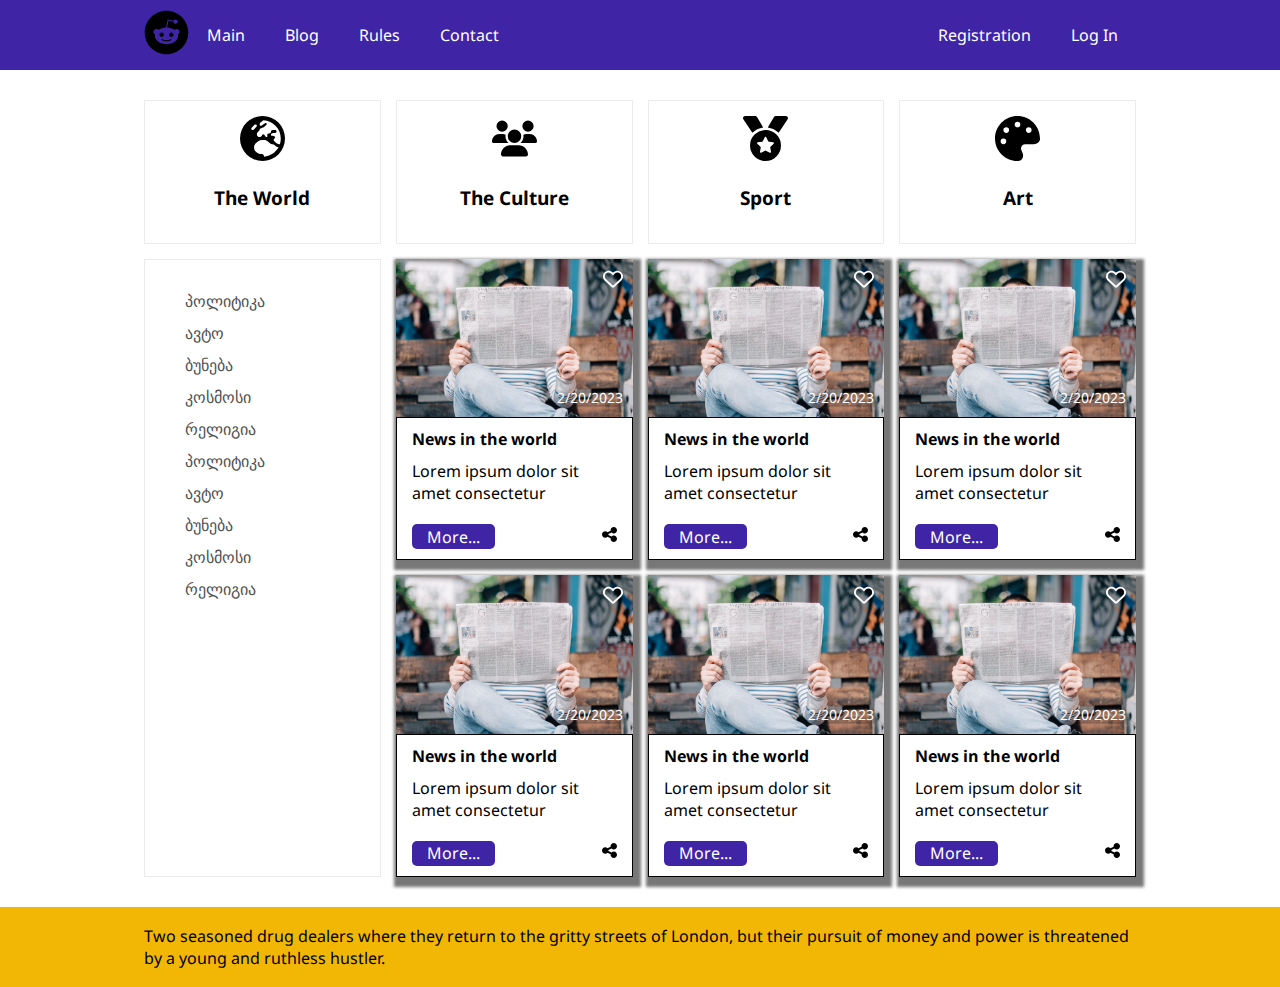
<file: index.html>
<!DOCTYPE html>
<html lang="en">
<head>
    <meta charset="UTF-8">
    <meta http-equiv="X-UA-Compatible" content="IE=edge">
    <meta name="viewport" content="width=device-width, initial-scale=1.0">
    <title>Authorize</title>
    <link rel="stylesheet" href="./styles/card.css">
    <link rel="stylesheet" href="./styles/style.css">
    <link rel="stylesheet" href="./styles/responsive.css">

</head>
<body>
    <header class="d-flex">
        <div class="container d-flex"> 
            <a href="#">
                <img class="logo" src="./assets/img/reddit.svg" alt="Logo of Site">
            </a>
            <nav class="active">
                <div>
                    <a  href="#">Main</a>
                    <a  href="#">Blog</a>
                    <a  href="#">Rules</a>
                    <a  href="#">Contact</a>
                </div>
                <div>
                    <a href="./registration.html">Registration</a>
                    <a href="./auth.html">Log In</a>
                </div>
            </nav>
            <div class="mobile-menu">
                <span>Menu</span>
                <img src="./assets/icons/bars-solid.svg" width="15px" alt="">
            </div>
        </div>
    </header>

    <div class="container body-container blog-main-container">
        <a href="#" class="main-category-item">
            <img src="./assets/img/earth-europe-solid.svg" alt="image description">
            <h3>The World</h3>
        </a>
        <a href="#" class="main-category-item">
            <img src="./assets/img/users-solid.svg" alt="image description">
            <h3>The Culture</h3>
        </a>
        <a href="#" class="main-category-item">
            <img src="./assets/img/medal-solid.svg" alt="image description">
            <h3>Sport</h3>
        </a>
        <a href="#" class="main-category-item">
            <img src="assets/img/palette-solid.svg" alt="image description">
            <h3>Art</h3>
        </a>
        
        <ul class="category-navigation-list">
                <li>
                    <a class="d-block" href="#"> პოლიტიკა</a>
                </li>
                <li>
                    <a class="d-block" href="#"> ავტო</a>
                </li>
                <li>
                    <a class="d-block" href="#"> ბუნება</a>
                </li>
                <li>
                    <a class="d-block" href="#"> კოსმოსი</a>
                </li>
                <li>
                    <a class="d-block" href="#"> რელიგია</a>
                </li>
                <li>
                    <a class="d-block" href="#"> პოლიტიკა</a>
                </li>
                <li>
                    <a class="d-block" href="#"> ავტო</a>
                </li>
                <li>
                    <a class="d-block" href="#"> ბუნება</a>
                </li>
                <li>
                    <a class="d-block" href="#"> კოსმოსი</a>
                </li>
                <li>
                    <a class="d-block" href="#"> რელიგია</a>
                </li>
        </ul>
        <div class="blog-container">
                <div class="card">
                    <div class="img-container">
                        <img class="card-img" src="./assets/img/card-image.jpg" alt="My first article">
                        <img  class="fav-img"src="./assets/img/heart-regular.svg" alt="Add to favorite">
                        <span>2/20/2023</span>
                    </div>
                    
                    <div class="card-body">
                        <h3>News in 
                            the world
                        </h3>
                        <p>Lorem ipsum dolor sit amet consectetur adipisicing elit. Maxime mollitia,
                            molestiae quas vel sint commodi repudiandae consequuntur voluptatum laborum
                            numquam blanditiis harum quisquam eius sed odit fugiat iusto fuga praesentium</p>
                        <div class="action-container">
                            <button class="btn">More...</button>
                            <div >
                                <img src="./assets/img/share-nodes-solid.svg" alt="Share">
                            </div>
                        </div> 
                    </div>
                </div>
                <div class="card">
                    <div class="img-container">
                        <img class="card-img" src="./assets/img/card-image.jpg" alt="My first article">
                        <img  class="fav-img"src="./assets/img/heart-regular.svg" alt="Add to favorite">
                        <span>2/20/2023</span>
                    </div>
                    
                    <div class="card-body">
                        <h3>News in 
                            the world
                        </h3>
                        <p>Lorem ipsum dolor sit amet consectetur adipisicing elit. Maxime mollitia,
                            molestiae quas vel sint commodi repudiandae consequuntur voluptatum laborum
                            numquam blanditiis harum quisquam eius sed odit fugiat iusto fuga praesentium</p>
                        <div class="action-container">
                            <button class="btn">More...</button>
                            <div >
                                <img src="./assets/img/share-nodes-solid.svg" alt="Share">
                            </div>
                        </div> 
                    </div>
                </div>
                <div class="card">
                    <div class="img-container">
                        <img class="card-img" src="./assets/img/card-image.jpg" alt="My first article">
                        <img  class="fav-img"src="./assets/img/heart-regular.svg" alt="Add to favorite">
                        <span>2/20/2023</span>
                    </div>
                    
                    <div class="card-body">
                        <h3>News in 
                            the world
                        </h3>
                        <p>Lorem ipsum dolor sit amet consectetur adipisicing elit. Maxime mollitia,
                            molestiae quas vel sint commodi repudiandae consequuntur voluptatum laborum
                            numquam blanditiis harum quisquam eius sed odit fugiat iusto fuga praesentium</p>
                        <div class="action-container">
                            <button class="btn">More...</button>
                            <div >
                                <img src="./assets/img/share-nodes-solid.svg" alt="Share">
                            </div>
                        </div> 
                    </div>
                </div>
                <div class="card">
                    <div class="img-container">
                        <img class="card-img" src="./assets/img/card-image.jpg" alt="My first article">
                        <img  class="fav-img"src="./assets/img/heart-regular.svg" alt="Add to favorite">
                        <span>2/20/2023</span>
                    </div>
                    
                    <div class="card-body">
                        <h3>News in 
                            the world
                        </h3>
                        <p>Lorem ipsum dolor sit amet consectetur adipisicing elit. Maxime mollitia,
                            molestiae quas vel sint commodi repudiandae consequuntur voluptatum laborum
                            numquam blanditiis harum quisquam eius sed odit fugiat iusto fuga praesentium</p>
                        <div class="action-container">
                            <button class="btn">More...</button>
                            <div >
                                <img src="./assets/img/share-nodes-solid.svg" alt="Share">
                            </div>
                        </div> 
                    </div>
                </div>
                <div class="card">
                    <div class="img-container">
                        <img class="card-img" src="./assets/img/card-image.jpg" alt="My first article">
                        <img  class="fav-img"src="./assets/img/heart-regular.svg" alt="Add to favorite">
                        <span>2/20/2023</span>
                    </div>
                    
                    <div class="card-body">
                        <h3>News in 
                            the world
                        </h3>
                        <p>Lorem ipsum dolor sit amet consectetur adipisicing elit. Maxime mollitia,
                            molestiae quas vel sint commodi repudiandae consequuntur voluptatum laborum
                            numquam blanditiis harum quisquam eius sed odit fugiat iusto fuga praesentium</p>
                        <div class="action-container">
                            <button class="btn">More...</button>
                            <div >
                                <img src="./assets/img/share-nodes-solid.svg" alt="Share">
                            </div>
                        </div> 
                    </div>
                </div>
                <div class="card">
                    <div class="img-container">
                        <img class="card-img" src="./assets/img/card-image.jpg" alt="My first article">
                        <img  class="fav-img"src="./assets/img/heart-regular.svg" alt="Add to favorite">
                        <span>2/20/2023</span>
                    </div>
                    
                    <div class="card-body">
                        <h3>News in 
                            the world
                        </h3>
                        <p>Lorem ipsum dolor sit amet consectetur adipisicing elit. Maxime mollitia,
                            molestiae quas vel sint commodi repudiandae consequuntur voluptatum laborum
                            numquam blanditiis harum quisquam eius sed odit fugiat iusto fuga praesentium</p>
                        <div class="action-container">
                            <button class="btn">More...</button>
                            <div >
                                <img src="./assets/img/share-nodes-solid.svg" alt="Share">
                            </div>
                        </div> 
                    </div>
                </div>

                
        </div>

    
    </div>
    <footer>
        <div class="container">
            <p>Two seasoned drug dealers where they return to the gritty streets of London, but their pursuit of money and power is threatened by a young and ruthless hustler.</p>
        </div>
    </footer>
</body>
</html
</file>
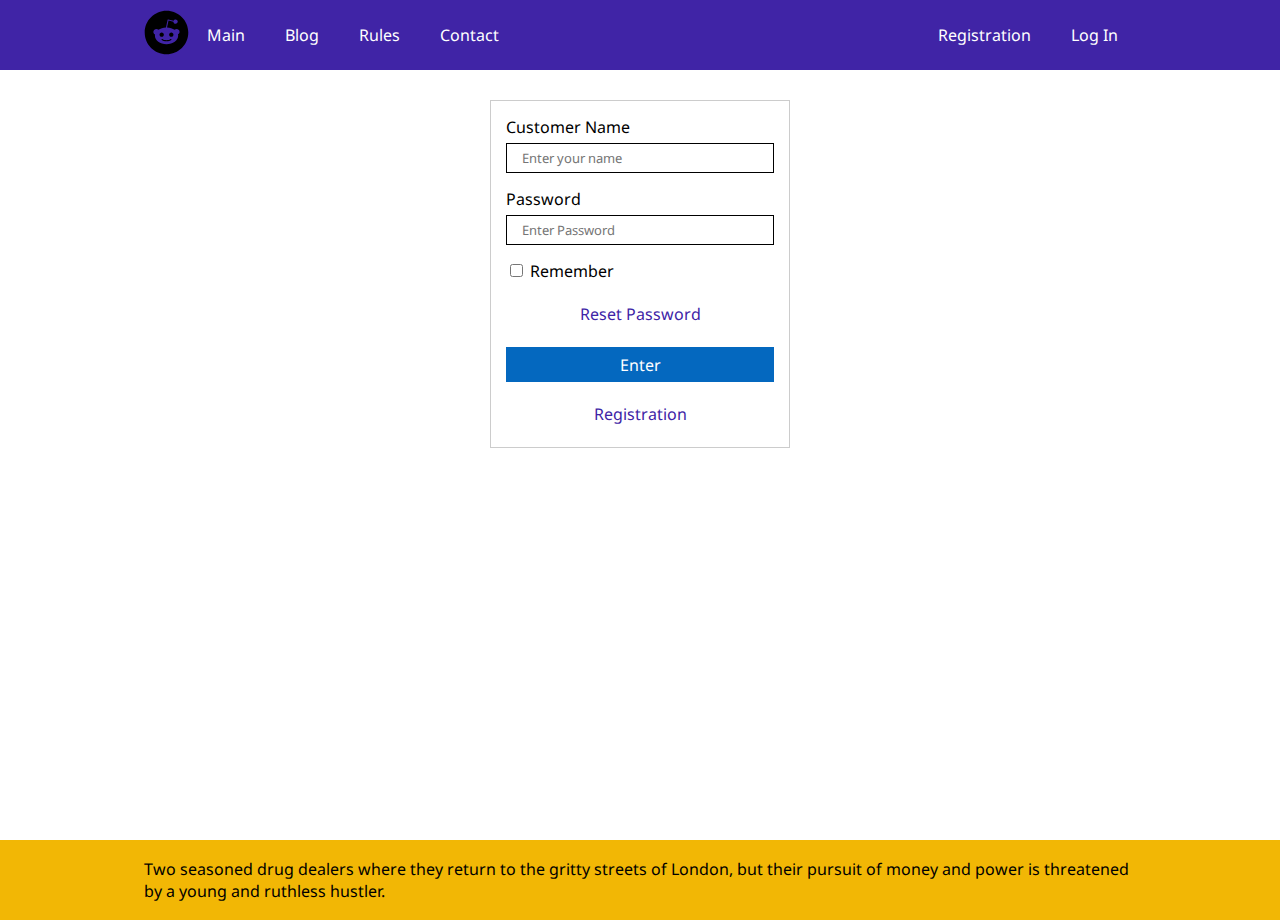
<file: auth.html>
<!DOCTYPE html>
<html lang="en">
<head>
    <meta charset="UTF-8">
    <meta http-equiv="X-UA-Compatible" content="IE=edge">
    <meta name="viewport" content="width=device-width, initial-scale=1.0">
    <title>Authorize</title> 
    <link rel="stylesheet" href="./styles/style.css">
</head>
<body>
    <header class="d-flex">
        <div class="container d-flex"> 
            <a href="#">
                <img class="logo" src="./assets/img/reddit.svg" alt="Logo of Site">
            </a>
            <nav class="d-flex">
                <div>
                    <a href="#">Main</a>
                    <a href="/blog-detail.html">Blog</a>
                    <a href="#">Rules</a>
                    <a href="#">Contact</a>
                </div>
                <div>
                    <a href="./registration.html">Registration</a>
                    <a href="./auth.html">Log In</a>
                </div>
            </nav>
        </div>
    </header>

    <div class="container body-container">
        <div class="auth-form-container">
            <form action="" method="get">
                <div class="group-form">
                    <label class="text-input-label" for="userName">Customer Name</label>
                    <input class="text-input" type="text" name="userName" id="userName" placeholder="Enter your name">
                </div>
                <div class="group-form">
                    <label class="text-input-label" for="pass">Password</label>
                    <input class="text-input" type="password" name="pass" id="pass" placeholder="Enter Password" >
                </div>
                <div class="group-form">
                    <input type="checkbox" name="save" id= "save">
                    <label for="save">Remember</label>
                </div>
                <a class = "btn btn-link mb-15" href="./reset.html">Reset Password</a>
                <button class="btn btn-primary mb-15 w-100" >Enter</button>
                <a class="btn btn-link" href="./registration.html">Registration</a>
            </form>
            
        </div>
    </div>
    <footer>
        <div class="container">
            <p>Two seasoned drug dealers where they return to the gritty streets of London, but their pursuit of money and power is threatened by a young and ruthless hustler.</p>
        </div>
    </footer>
</body>
</html
</file>
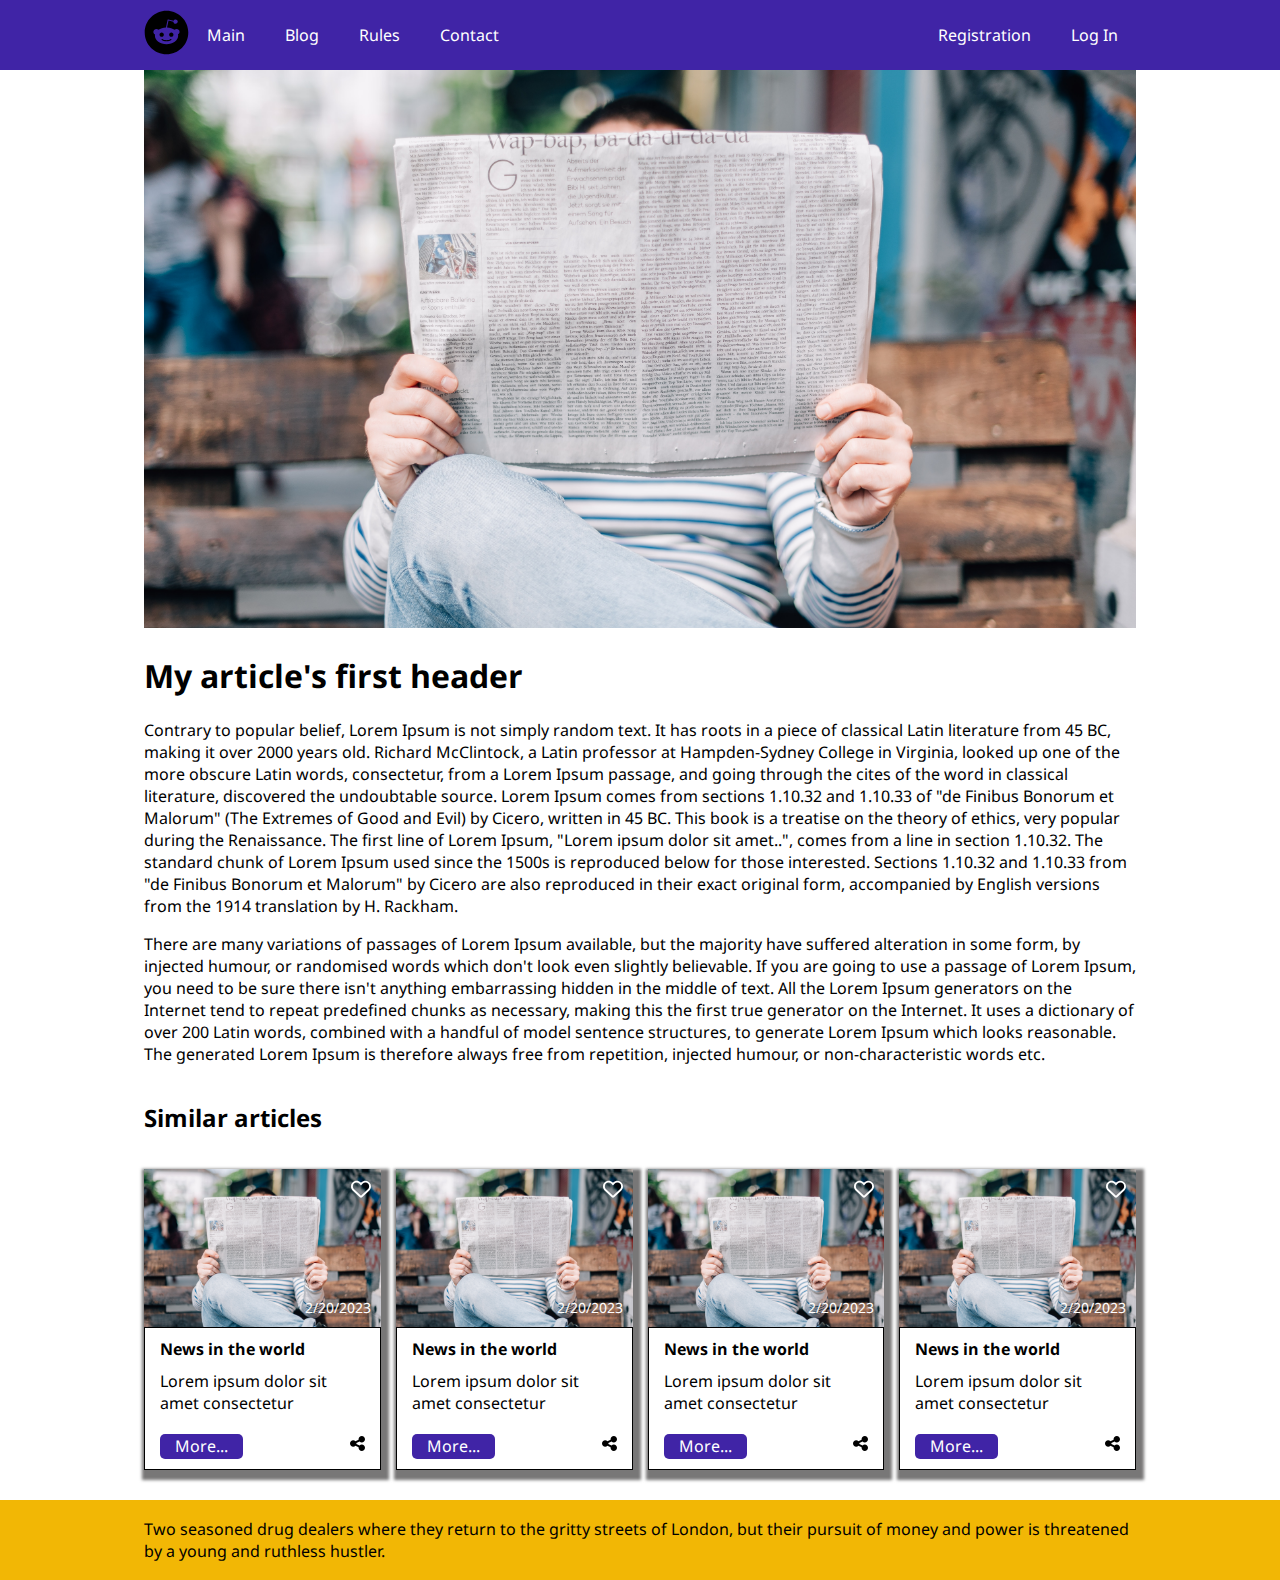
<file: blog-detail.html>
<!DOCTYPE html>
<html lang="en">
<head>
    <meta charset="UTF-8">
    <meta http-equiv="X-UA-Compatible" content="IE=edge">
    <meta name="viewport" content="width=device-width, initial-scale=1.0">
    <title>Authorize</title>
    <link rel="stylesheet" href="./styles/card.css">
    <link rel="stylesheet" href="./styles/blog-detail.css">
    <link rel="stylesheet" href="./styles/style.css">
</head>
<body>
    <header class="d-flex">
        <div class="container d-flex"> 
            <a href="#">
                <img class="logo" src="./assets/img/reddit.svg" alt="Logo of Site">
            </a>
            <nav class="d-flex">
                <div>
                    <a href="#">Main</a>
                    <a href="./blog-detail.html">Blog</a>
                    <a href="#">Rules</a>
                    <a href="#">Contact</a>
                </div>
                <div>
                    <a href="./registration.html">Registration</a>
                    <a href="./auth.html">Log In</a>
                </div>
            </nav>
        </div>
    </header>

    <div class="container blog-detail">
        <img class="main-img" src="./assets/img/card-image.jpg" alt="blog header">
        <h1>My article's first header</h1>
        <p>Contrary to popular belief, Lorem Ipsum is not simply random text. It has roots in a piece of classical Latin literature from 45 BC, making it over 2000 years old. Richard McClintock, a Latin professor at Hampden-Sydney College in Virginia, looked up one of the more obscure Latin words, consectetur, from a Lorem Ipsum passage, and going through the cites of the word in classical literature, discovered the undoubtable source. Lorem Ipsum comes from sections 1.10.32 and 1.10.33 of "de Finibus Bonorum et Malorum" (The Extremes of Good and Evil) by Cicero, written in 45 BC. This book is a treatise on the theory of ethics, very popular during the Renaissance. The first line of Lorem Ipsum, "Lorem ipsum dolor sit amet..", comes from a line in section 1.10.32.

            The standard chunk of Lorem Ipsum used since the 1500s is reproduced below for those interested. Sections 1.10.32 and 1.10.33 from "de Finibus Bonorum et Malorum" by Cicero are also reproduced in their exact original form, accompanied by English versions from the 1914 translation by H. Rackham.</p>
        <p>There are many variations of passages of Lorem Ipsum available, but the majority have suffered alteration in some form, by injected humour, or randomised words which don't look even slightly believable. If you are going to use a passage of Lorem Ipsum, you need to be sure there isn't anything embarrassing hidden in the middle of text. All the Lorem Ipsum generators on the Internet tend to repeat predefined chunks as necessary, making this the first true generator on the Internet. It uses a dictionary of over 200 Latin words, combined with a handful of model sentence structures, to generate Lorem Ipsum which looks reasonable. The generated Lorem Ipsum is therefore always free from repetition, injected humour, or non-characteristic words etc.

        </p>    
        <div class="similar-container">
            <h2>Similar articles</h2>
            <div class="card">
                <div class="img-container">
                    <img class="card-img" src="./assets/img/card-image.jpg" alt="My first article">
                    <img  class="fav-img"src="./assets/img/heart-regular.svg" alt="Add to favorite">
                    <span>2/20/2023</span>
                </div>
                
                <div class="card-body">
                    <h3>News in 
                        the world
                    </h3>
                    <p>Lorem ipsum dolor sit amet consectetur adipisicing elit. Maxime mollitia,
                        molestiae quas vel sint commodi repudiandae consequuntur voluptatum laborum
                        numquam blanditiis harum quisquam eius sed odit fugiat iusto fuga praesentium</p>
                    <div class="action-container">
                        <button class="btn">More...</button>
                        <div >
                            <img src="./assets/img/share-nodes-solid.svg" alt="Share">
                        </div>
                    </div> 
                </div>
            </div>
            <div class="card">
                <div class="img-container">
                    <img class="card-img" src="./assets/img/card-image.jpg" alt="My first article">
                    <img  class="fav-img"src="./assets/img/heart-regular.svg" alt="Add to favorite">
                    <span>2/20/2023</span>
                </div>
                
                <div class="card-body">
                    <h3>News in 
                        the world
                    </h3>
                    <p>Lorem ipsum dolor sit amet consectetur adipisicing elit. Maxime mollitia,
                        molestiae quas vel sint commodi repudiandae consequuntur voluptatum laborum
                        numquam blanditiis harum quisquam eius sed odit fugiat iusto fuga praesentium</p>
                    <div class="action-container">
                        <button class="btn">More...</button>
                        <div >
                            <img src="./assets/img/share-nodes-solid.svg" alt="Share">
                        </div>
                    </div> 
                </div>
            </div>
            <div class="card">
                <div class="img-container">
                    <img class="card-img" src="./assets/img/card-image.jpg" alt="My first article">
                    <img  class="fav-img"src="./assets/img/heart-regular.svg" alt="Add to favorite">
                    <span>2/20/2023</span>
                </div>
                
                <div class="card-body">
                    <h3>News in 
                        the world
                    </h3>
                    <p>Lorem ipsum dolor sit amet consectetur adipisicing elit. Maxime mollitia,
                        molestiae quas vel sint commodi repudiandae consequuntur voluptatum laborum
                        numquam blanditiis harum quisquam eius sed odit fugiat iusto fuga praesentium</p>
                    <div class="action-container">
                        <button class="btn">More...</button>
                        <div >
                            <img src="./assets/img/share-nodes-solid.svg" alt="Share">
                        </div>
                    </div> 
                </div>
            </div>
            <div class="card">
                <div class="img-container">
                    <img class="card-img" src="./assets/img/card-image.jpg" alt="My first article">
                    <img  class="fav-img"src="./assets/img/heart-regular.svg" alt="Add to favorite">
                    <span>2/20/2023</span>
                </div>
                
                <div class="card-body">
                    <h3>News in 
                        the world
                    </h3>
                    <p>Lorem ipsum dolor sit amet consectetur adipisicing elit. Maxime mollitia,
                        molestiae quas vel sint commodi repudiandae consequuntur voluptatum laborum
                        numquam blanditiis harum quisquam eius sed odit fugiat iusto fuga praesentium</p>
                    <div class="action-container">
                        <button class="btn">More...</button>
                        <div >
                            <img src="./assets/img/share-nodes-solid.svg" alt="Share">
                        </div>
                    </div> 
                </div>
            </div>
        </div>
        </div>
    <footer>
        <div class="container">
            <p>Two seasoned drug dealers where they return to the gritty streets of London, but their pursuit of money and power is threatened by a young and ruthless hustler.</p>
        </div>
    </footer>
</body>
</html
</file>
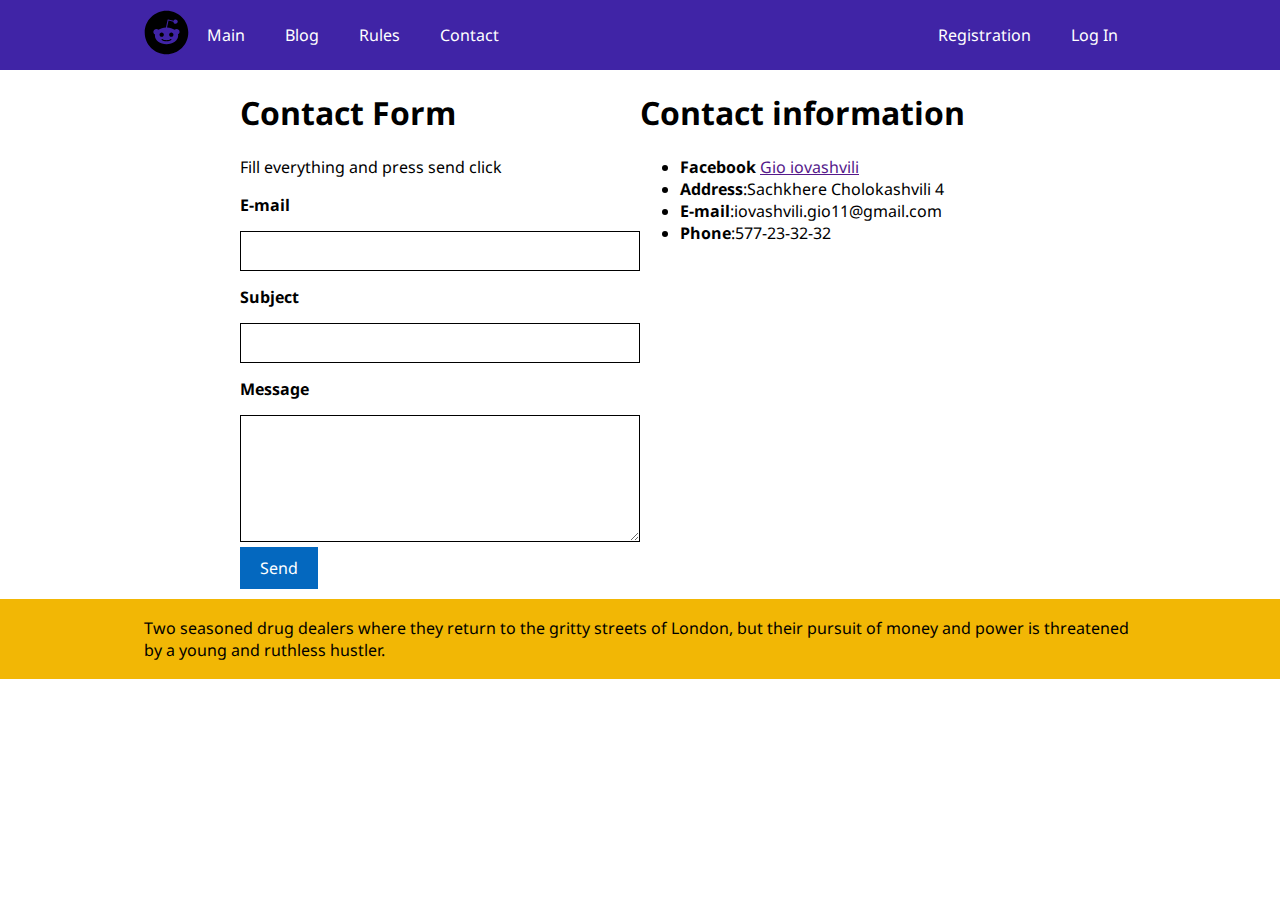
<file: contact.html>
<!DOCTYPE html>
<html lang="en">
<head>
    <meta charset="UTF-8">
    <meta http-equiv="X-UA-Compatible" content="IE=edge">
    <meta name="viewport" content="width=device-width, initial-scale=1.0">
    <title>Contact</title>
    <link rel="stylesheet" href="./styles/contact.css">
    <link rel="stylesheet" href="./styles/style.css">
</head>
<body>
    <header class="d-flex">
        <div class="container d-flex"> 
            <a href="#">
                <img class="logo" src="./assets/img/reddit.svg" alt="Logo of Site">
            </a>
            <nav class="d-flex">
                <div>
                    <a href="#">Main</a>
                    <a href="/blog-detail.html">Blog</a>
                    <a href="#">Rules</a>
                    <a href="#">Contact</a>
                </div>
                <div>
                    <a href="./registration.html">Registration</a>
                    <a href="./auth.html">Log In</a>
                </div>
            </nav>
        </div>
    </header>
    <div class="container contact">
        <div>
            <form action="">
                <h1>Contact Form</h1>
                <p>Fill everything and press send click</p>
                <div class="form-group">
                    <label for="email">E-mail</label>
                    <input type="email" id="email">
                </div>
                <div class="form-group">
                    <label for="subject">Subject</label>
                    <input type="text" id="subject">
                    
                </div>
                <div class="form-group">
                    <label for="message">Message</label>
                    <textarea name="" id="message"  rows="5"></textarea>
                </div>
                <button type="submit">Send</button>
            </form>
        </div>
        <div>
            <h1>Contact information</h1>
            <ul>
                <li><strong>Facebook</strong> <a href="">Gio iovashvili</a></li>
                <li><strong>Address</strong>:Sachkhere Cholokashvili 4</li>
                <li><strong>E-mail</strong>:iovashvili.gio11@gmail.com</li>
                <li><strong>Phone</strong>:577-23-32-32</li>

            </ul>
        </div>
        
        
    </div>
    <footer>
        <div class="container">
            <p>Two seasoned drug dealers where they return to the gritty streets of London, but their pursuit of money and power is threatened by a young and ruthless hustler.</p>
        </div>
    </footer>
</body>
</html
</file>
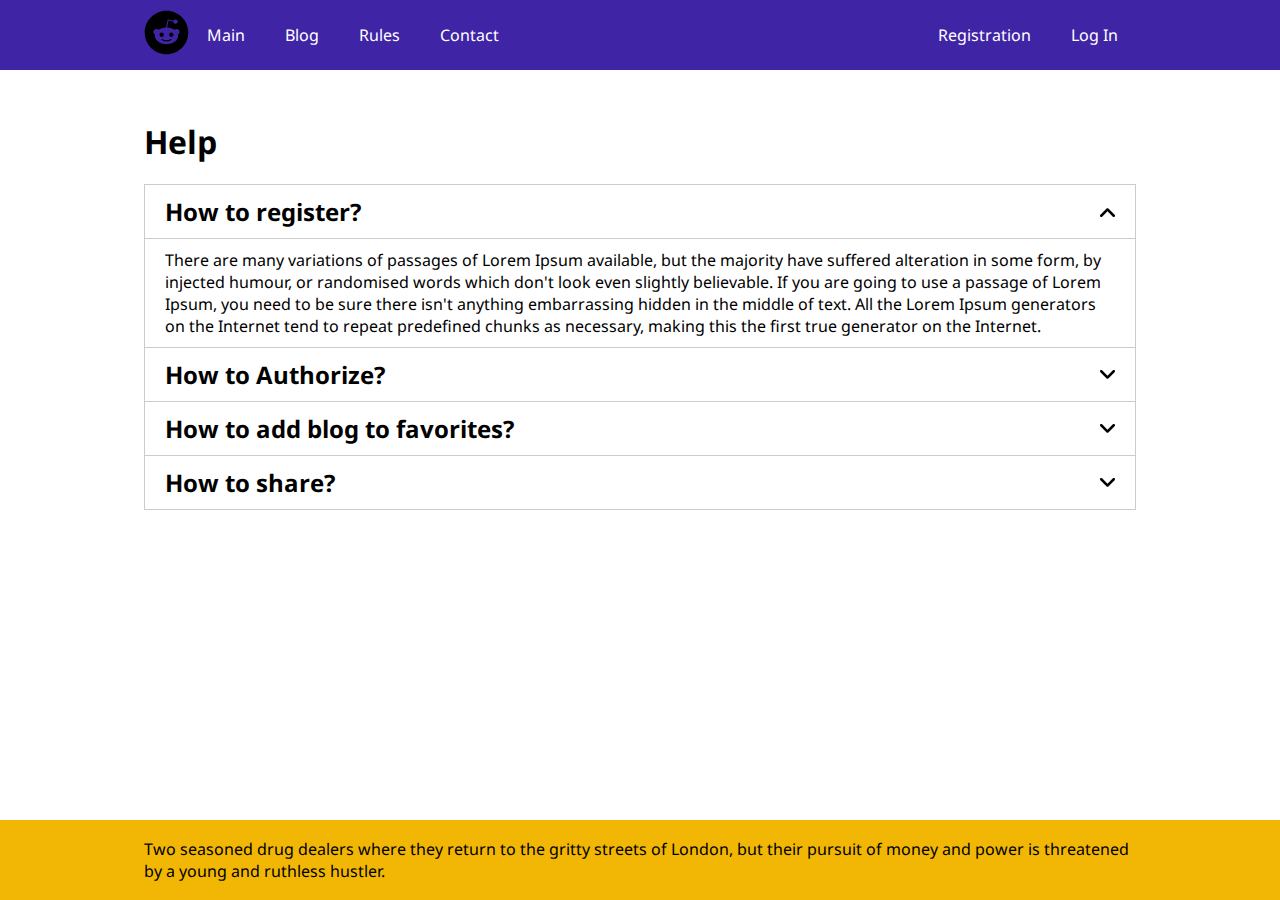
<file: help.html>
<!DOCTYPE html>
<html lang="en">
<head>
    <meta charset="UTF-8">
    <meta http-equiv="X-UA-Compatible" content="IE=edge">
    <meta name="viewport" content="width=device-width, initial-scale=1.0">
    <title>Helpt</title>
    <link rel="stylesheet" href="./styles/style.css">
    <link rel="stylesheet" href="./styles/help.css">
</head>
<body>
    <header class="d-flex">
        <div class="container d-flex"> 
            <a href="#">
                <img class="logo" src="./assets/img/reddit.svg" alt="Logo of Site">
            </a>
            <nav class="d-flex">
                <div>
                    <a href="#">Main</a>
                    <a href="/blog-detail.html">Blog</a>
                    <a href="#">Rules</a>
                    <a href="#">Contact</a>
                </div>
                <div>
                    <a href="./registration.html">Registration</a>
                    <a href="./auth.html">Log In</a>
                </div>
            </nav>
        </div>
    </header>
    <div class="container view-port-fit help-container">  
        <h1>Help</h1>
        <div class="acordion-container">
            <div class="acordion-item active">
                <div class="acordion-header">How to register?
                    <img src="./assets/icons/angle-down-solid.svg" alt="">
                </div>
                <div class="acordion-body">
                    There are many variations of passages of Lorem Ipsum available, but the majority have suffered alteration in some form, by injected humour, or randomised words which don't look even slightly believable. If you are going to use a passage of Lorem Ipsum, you need to be sure there isn't anything embarrassing hidden in the middle of text. All the Lorem Ipsum generators on the Internet tend to repeat predefined chunks as necessary, making this the first true generator on the Internet.
                </div>
            </div>
            <div class="acordion-item">
                <div class="acordion-header">How to Authorize?
                    <img src="./assets/icons/angle-down-solid.svg" alt="">
                </div>
                <div class="acordion-body">
                    There are many variations of passages of Lorem Ipsum available, but the majority have suffered alteration in some form, by injected humour, or randomised words which don't look even slightly believable. If you are going to use a passage of Lorem Ipsum, you need to be sure there isn't anything embarrassing hidden in the middle of text. All the Lorem Ipsum generators on the Internet tend to repeat predefined chunks as necessary, making this the first true generator on the Internet.
                </div>
            </div>
            <div class="acordion-item">
                <div class="acordion-header">How to add blog to favorites?
                    <img src="./assets/icons/angle-down-solid.svg" alt="">
                </div>
                <div class="acordion-body">
                    There are many variations of passages of Lorem Ipsum available, but the majority have suffered alteration in some form, by injected humour, or randomised words which don't look even slightly believable. If you are going to use a passage of Lorem Ipsum, you need to be sure there isn't anything embarrassing hidden in the middle of text. All the Lorem Ipsum generators on the Internet tend to repeat predefined chunks as necessary, making this the first true generator on the Internet.
                </div>
            </div>
            <div class="acordion-item">
                <div class="acordion-header">How to share?
                    <img src="./assets/icons/angle-down-solid.svg" alt="">
                </div>
                <div class="acordion-body">
                    There are many variations of passages of Lorem Ipsum available, but the majority have suffered alteration in some form, by injected humour, or randomised words which don't look even slightly believable. If you are going to use a passage of Lorem Ipsum, you need to be sure there isn't anything embarrassing hidden in the middle of text. All the Lorem Ipsum generators on the Internet tend to repeat predefined chunks as necessary, making this the first true generator on the Internet.
                </div>
            </div>
        </div>




    </div>
    <footer>
        <div class="container">
            <p>Two seasoned drug dealers where they return to the gritty streets of London, but their pursuit of money and power is threatened by a young and ruthless hustler.</p>
        </div>
    </footer>
</body>
</html
</file>
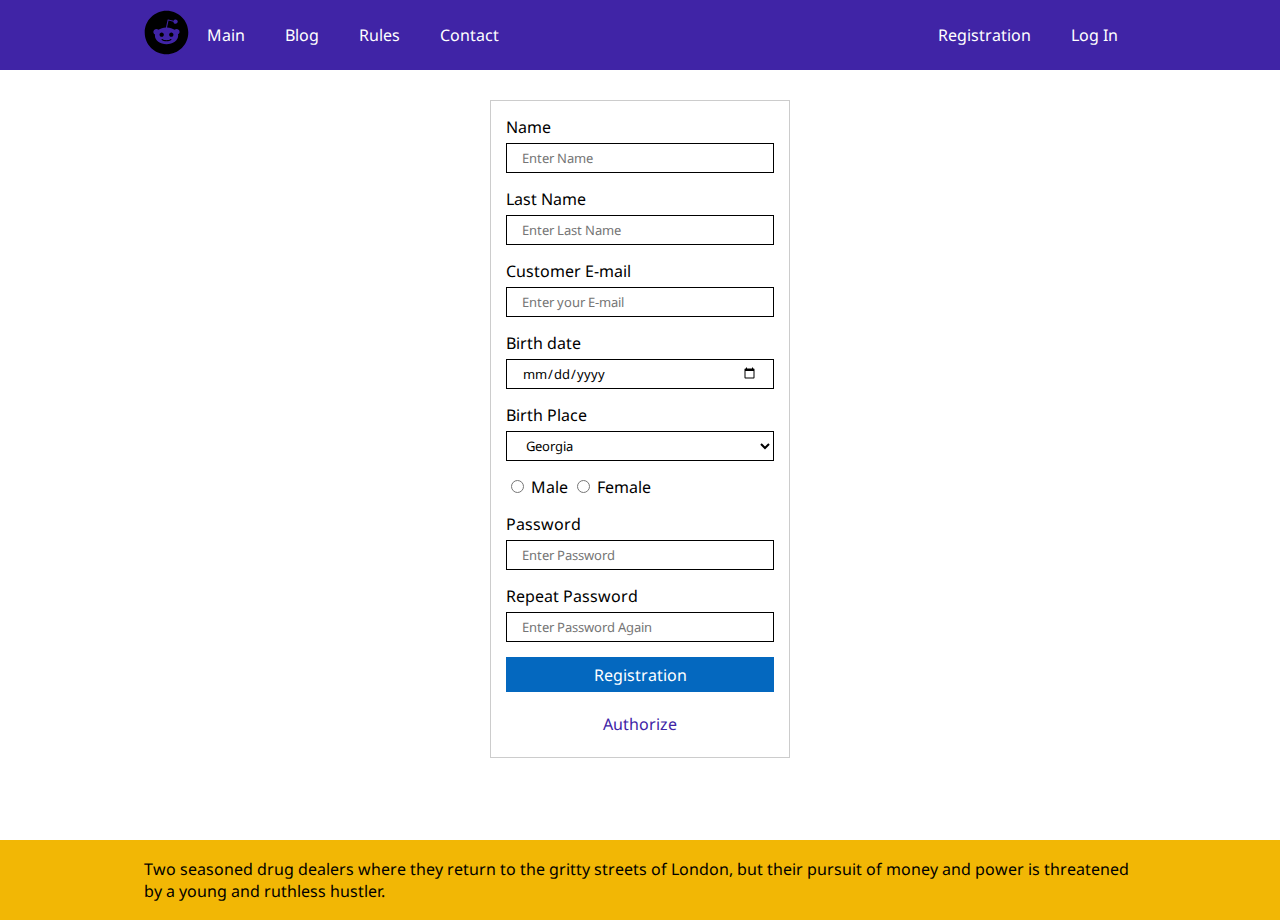
<file: registration.html>
<!DOCTYPE html>
<html lang="en">
<head>
    <meta charset="UTF-8">
    <meta http-equiv="X-UA-Compatible" content="IE=edge">
    <meta name="viewport" content="width=device-width, initial-scale=1.0">
    <title>Registration</title>
    <link rel="stylesheet" href="./styles/style.css">
</head>
<body>
    <body>
        <header class="d-flex">
            <div class="container d-flex"> 
                <a href="#">
                    <img class="logo" src="./assets/img/reddit.svg" alt="Logo of Site">
                </a>
                <nav class="d-flex">
                    <div>
                        <a href="#">Main</a>
                        <a href="/blog-detail.html">Blog</a>
                        <a href="#">Rules</a>
                        <a href="#">Contact</a>
                    </div>
                    <div>
                        <a href="./registration.html">Registration</a>
                        <a href="./auth.html">Log In</a>
                    </div>
                </nav>
            </div>
        </header>
    <div class="container body-container ">
        <div class="auth-form-container">
            <form action="" method="get">
                <div class="group-form">
                    <label class="text-input-label" for="firstname">Name</label>
                    <input class="text-input" type="text" name="firstname" id="firstname" placeholder="Enter Name">
                </div>
                <div class="group-form">
                    <label class="text-input-label" for="lastname">Last  Name</label>
                    <input class="text-input" type="text" name="lastname" id="lastname" placeholder="Enter Last Name">
                </div>
                <div class="group-form">
                    <label class="text-input-label" for="userEmail">Customer E-mail</label>
                    <input class="text-input" type="email" name="userEmail" id="userEmail" placeholder="Enter your E-mail">
                </div>
                <div class="group-form">
                    <label class="text-input-label" for="birtDate">Birth date</label>
                    <input class="text-input" type="date" name="birtDate" id="birtDate">
                </div>
                <div class="group-form">
                    <label class="text-input-label" for="birtPlace">Birth Place</label>
                    <select class="location" name="" id="">
                        <option value="">Georgia</option>
                        <option value="">USA</option>
                        <option value="">Italy</option>
                        <option value="">Spain</option>
                    </select>

                </div>
                <div class="group-form">
                    <div class="sex-container">
                        <input type="radio" name="sex" id="male">
                        <label for="sex">Male</label>
                    </div>
                    <div class="sex-container">
                        <input type="radio" name="sex" id="female">
                        <label for="sex">Female</label>
                    </div>
                </div>
                <div class="group-form">
                    <label class="text-input-label" for="pass">Password</label>
                    <input class="text-input" type="password" name="pass" id="pass" placeholder="Enter Password" >
                </div>
                <div class="group-form">
                    <label class="text-input-label" for="passReplay">Repeat Password</label>
                    <input class="text-input" type="password" name="passReplay" id="passReplay" placeholder="Enter Password Again" >
                </div>
                <button class="btn btn-primary w-100 mb-15" >Registration</button>
                <a  class="btn btn-link" href="./auth.html">Authorize</a>
            </form>
            
        </div>
    </div>
    <footer>
        <div class="container">
            <p>Two seasoned drug dealers where they return to the gritty streets of London, but their pursuit of money and power is threatened by a young and ruthless hustler.</p>
        </div>
    </footer>
</body>
</html
</file>
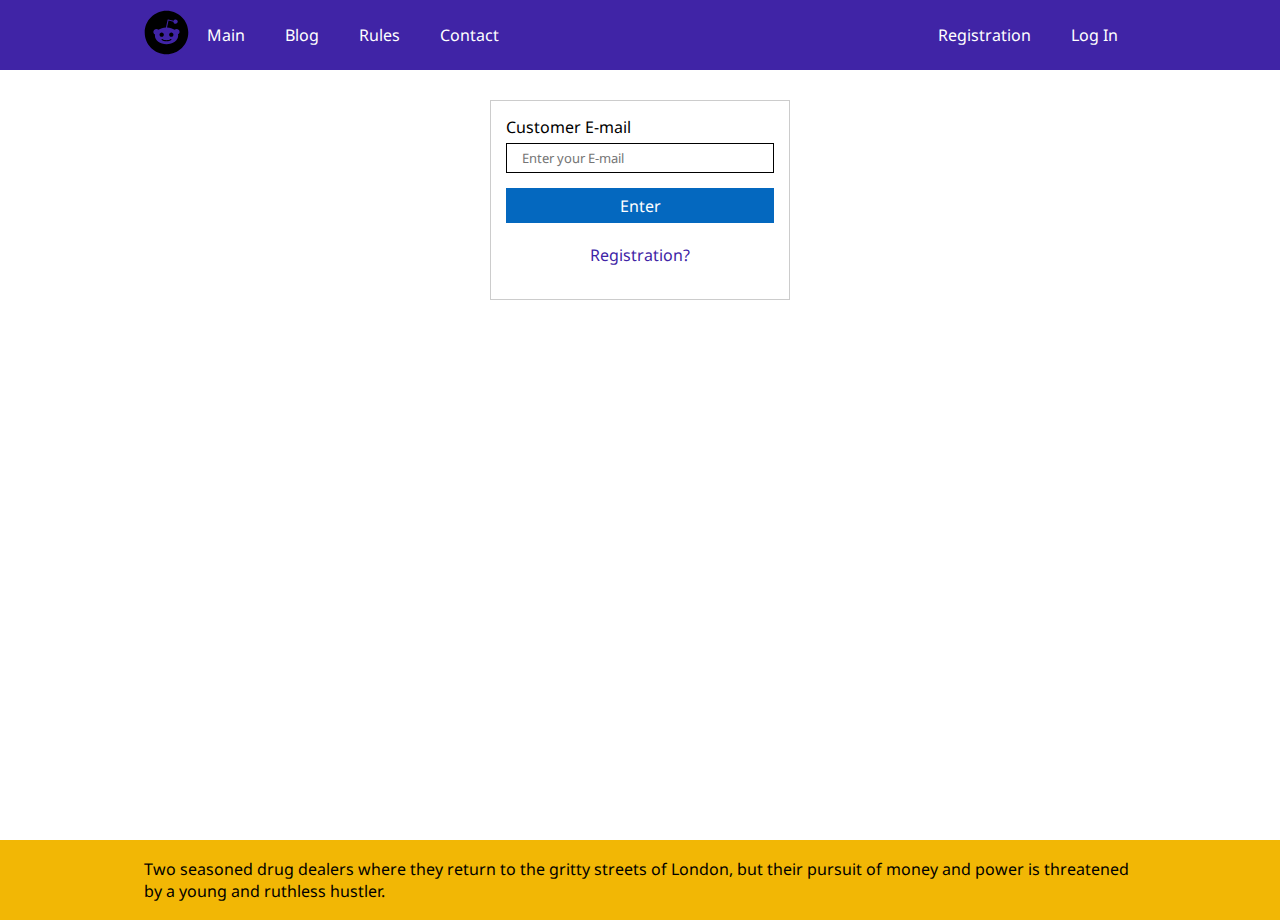
<file: reset.html>
<!DOCTYPE html>
<html lang="en">
<head>
    <meta charset="UTF-8">
    <meta http-equiv="X-UA-Compatible" content="IE=edge">
    <meta name="viewport" content="width=device-width, initial-scale=1.0">
    <title>Reset Password</title>
    <link rel="stylesheet" href="./styles/fonts.css"> 
    <link rel="stylesheet" href="./styles/style.css">
</head>
<body>
    <header class="d-flex">
        <div class="container d-flex"> 
            <a href="#">
                <img class="logo" src="./assets/img/reddit.svg" alt="Logo of Site">
            </a>
            <nav class="d-flex">
                <div>
                    <a href="#">Main</a>
                    <a href="/blog-detail.html">Blog</a>
                    <a href="#">Rules</a>
                    <a href="#">Contact</a>
                </div>
                <div>
                    <a href="./registration.html">Registration</a>
                    <a href="./auth.html">Log In</a>
                </div>
            </nav>
        </div>
    </header>
    <div class="container body-container">
        <div class="auth-form-container">
            <form action="" method="get">
                <div class="group-form">
                    <label class="text-input-label" for="userEmail">Customer E-mail</label>
                    <input class="text-input" type="email" name="userEmail" id="userEmail" placeholder="Enter your E-mail">
                </div>
                <button class="btn btn-primary mb-15 w-100" >Enter</button>
                <a class="btn btn-link" href="./registration.html">Registration?</a>
            </form>
            
        </div>
    </div>
    <footer>
        <div class="container">
            <p>Two seasoned drug dealers where they return to the gritty streets of London, but their pursuit of money and power is threatened by a young and ruthless hustler.</p>
        </div>
    </footer>
</body>
</html
</file>
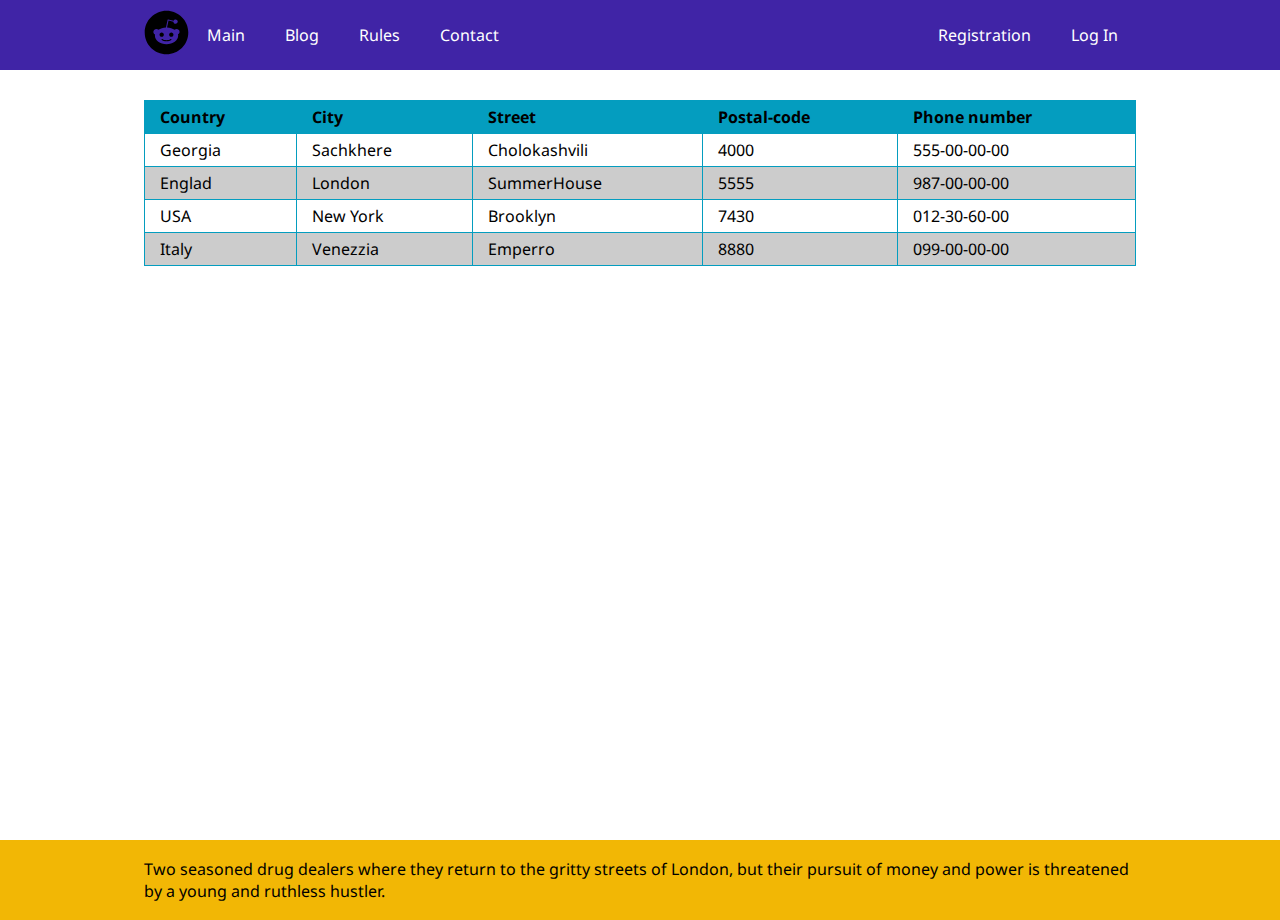
<file: tables.html>
<!DOCTYPE html>
<html lang="en">
<head>
    <meta charset="UTF-8">
    <meta http-equiv="X-UA-Compatible" content="IE=edge">
    <meta name="viewport" content="width=device-width, initial-scale=1.0">
    <title>Reset Password</title>
    <link rel="stylesheet" href="./styles/tables.css">
    <link rel="stylesheet" href="./styles/style.css">
</head>
<body>
    <header class="d-flex">
        <div class="container d-flex"> 
            <a href="#">
                <img class="logo" src="./assets/img/reddit.svg" alt="Logo of Site">
            </a>
            <nav class="d-flex">
                <div>
                    <a href="#">Main</a>
                    <a href="#">Blog</a>
                    <a href="#">Rules</a>
                    <a href="#">Contact</a>
                </div>
                <div>
                    <a href="./registration.html">Registration</a>
                    <a href="./auth.html">Log In</a>
                </div>
            </nav>
        </div>
    </header>
    <div class="container body-container">
        <table>
            <thead>
                <tr>
                    <th>Country</th>
                    <th>City</th>
                    <th>Street</th>
                    <th>Postal-code</th>
                    <th>Phone number</th>
                </tr>
            </thead>
            <tbody>
                <tr>
                    <td>Georgia</td>
                    <td>Sachkhere</td>
                    <td>Cholokashvili</td>
                    <td>4000</td>
                    <td>555-00-00-00</td>
                </tr>
                <tr>
                    <td>Englad</td>
                    <td>London</td>
                    <td>SummerHouse</td>
                    <td>5555</td>
                    <td>987-00-00-00</td>
                </tr>
                <tr>
                    <td>USA</td>
                    <td>New York</td>
                    <td>Brooklyn</td>
                    <td>7430</td>
                    <td>012-30-60-00</td>
                </tr>
                <tr>
                    <td>Italy</td>
                    <td>Venezzia</td>
                    <td>Emperro</td>
                    <td>8880</td>
                    <td>099-00-00-00</td>
                </tr>

            </tbody>

        </table>

    </div>
    <footer>
        <div class="container">
            <p>Two seasoned drug dealers where they return to the gritty streets of London, but their pursuit of money and power is threatened by a young and ruthless hustler.</p>
        </div>
    </footer>
</body>
</html
</file>
<file: styles/card.css>
.card{
    box-shadow: 3px 5px 3px 5px rgb(120, 119, 119);
}
.img-container{
    position: relative;
}
.img-container .fav-img{
    position: absolute;
    top: 10px;
    right: 10px;
    width: 20px;

}
.img-container span{
    position: absolute;
    right: 10px;
    bottom: 10px;
    color: white;
    font-size: 14px;
}
.card .card-img{
    width: 100%;
    display: block;


}
.card h3{
    margin-top: 0;
    font-size: 16px;
    margin-bottom: 10px;

}
.card p{
    margin-top: 0;
    height: 48px;
    overflow: hidden;
}
.action-container{
    display: flex;
    justify-content: space-between;
    align-items: center;
}
.action-container img{
    width: 15px;
}
.action-container button{
    background-color: var(--violet);
    color: white;
    padding: 0 15px;
    height:25px;
    border-radius: 5px;
}
.card-body{
    border: 1px solid black;
    padding: 10px 15px;
}
</file>
<file: styles/style.css>
@import url(./fonts.css);
@import url(./colors.css);
*{
    font-family: 'Noto Sans', sans-serif;
    box-sizing: border-box;
}
body{
    margin: 0;
    min-height: 100vh;
}
.container{
    width: 992px;
    margin: auto;
}
.view-port-fit{
    min-height: calc(100vh - (70px + 80px));
}

.d-flex{
    display: flex;
    
}
header{
    height: 70px;
    background-color: var(--violet);
    align-items: center;
}
header .container{
    align-items: center;

}
header .logo{
    width: 45px;
    height: 45px;
}
header .mobile-menu {
    display: none;
    color: white;
}
nav{
    display: flex;
    width: calc(100% - 45px);
    justify-content: space-between;
}
nav a{
    color:white;
    text-decoration: none;
    padding: 18px;
}
nav a:hover{
    text-decoration: underline;
    
}
footer{
    height: 80px;
    background-color: var(--orange);
    padding: 15px 0;
    box-sizing: border-box;
    display: flex;
    align-items: center;
}
footer p{
    margin: 0;
}
.auth-form-container{
    width: 300px;
    min-height: 200px;
    border: 1px solid #ccc;
    margin: auto;
    padding: 15px;
    box-sizing: border-box;
}
.auth-form-container .text-input-label{
    display: block;
    margin-bottom: 5px;
}
.auth-form-container .text-input,
.auth-form-container .location{
    height: 30px;
    width: 100%;
    display: block;
    box-sizing: border-box;
    padding-left: 15px;
    padding-right: 15px;
    border: 1px solid black;
}
.auth-form-container .location{
    background-color: white;
    
}
.group-form{
    margin-bottom: 15px;
}
.w-100{
    width: 100%;
}
.mb-15{
    margin-bottom: 15px;
}
.btn{
    display: block;
    font-size: 16px;
    height: 35px;
    text-align: center;
    border: 0;
    cursor: pointer;
}
.btn-primary{
    background-color: var(--blue) ;
    color: white;


}
.btn-link{
    text-decoration: none;
    line-height: 35px;
    color: var(--violet);
}
.btn-link:hover{
    text-decoration: underline;
}


.sex-container{
    display: inline-block;
}
.body-container{
    padding: 30px 0;
    min-height: calc(100vh - 70px - 60px);
    box-sizing: border-box;
}

.main-category-item{
    flex-grow: 1;
    border: 1px solid rgb(235, 235,235);
    text-align: center;
    padding: 15px 20px;
    text-decoration: none;
    color: black;
    
}
.main-category-item:hover{
    border-color: black;
    background-color: rgb(233, 233,233);
}
.main-category-item:first-child{
    margin-left: 0;

}
.main-category-item:last-child{
    margin-right: 0;
}
.main-category-item img{
    width: 45px;
    height: 45px;
}
.category-navigation-list{
    border: 1px solid rgb(235, 235,235);
    flex-basis: 20%;
    margin: 0;
    padding: 25px 0 25px 40px;
    list-style: none;
}
.category-navigation-list a{
    padding: 5px 0;
    text-decoration: none;
    color: rgb(80, 80, 80);

}
.category-navigation-list a:hover{
    text-decoration: underline;
    color: blue;
}
.d-block{
    display: block;
}

.blog-container{
    display: grid;
    grid-template-columns: repeat(3,minmax(0,1fr));
    gap: 15px ;
    grid-column: 2/5;
}
.blog-main-container{
    display: grid;
    grid-template-columns: repeat(4,minmax(0,1fr));
    gap: 15px;
}
</file>
<file: styles/responsive.css>
@media screen and (max-width: 992px){
    .container{
        width: 768px;
    }

}
@media screen and (max-width: 768px){
    .container{
        width: 576px;
    }
    .main-category-item{
        padding: 10px;
    }
    .main-category-item h3{
        font-size: 14px;
        margin: 0;

    }
    .blog-main-container{
        gap:10px 0;
    }
    .blog-container{
        grid-column: 1 / span 4;
        grid-template-columns: repeat(2,minmax(0,1fr));
    }
    .main-category-item:first-child,
    .main-category-item:nth-child(3){
        grid-column:1/span 2;

    }
    .main-category-item:nth-child(2),
    .main-category-item:nth-child(4){
        grid-column: 3/span 4;
    }
    .category-navigation-list{
        grid-column: 1/span 4;
        display: flex;
        gap: 0 15px;
        overflow: auto;
    }
    header {
        position: relative;
    }
    header .mobile-menu{
        display: flex;
        gap: 0 10px;
        cursor: pointer;
        padding-block: 15px;
    }
    header nav {
        display: none;
    }
    header nav.active {
        display: flex;
        position: absolute;
        background-color: var(--sky);
        flex-direction: column;
        top: 100%;
        left: 0;
        width: 100%;
        padding-block: 15px;

    }
    header nav.active > div {
        flex-direction: column;
        display: flex;
        text-align: center;
    }
    header nav.active a {
        padding: 10px;
        border-bottom: 1px solid rgb(194, 188, 188);
    }
    header > .container{
        justify-content: space-between;
    }
    header nav.active > div:last-child a:last-child {
        border-bottom: 0;
    }
    footer {
        height: initial;
    }

}
@media screen and (max-width: 576px){
    .container{
        width: 100%;
        padding-inline: 15px;
    }
    .blog-container{
        grid-column: 1 / span 4;
        grid-template-columns: repeat(1,minmax(0,1fr));
    }

}
</file>
<file: styles/blog-detail.css>
.container.blog-detail .main-img {
    width: 100%;
    width: 100%;
    aspect-ratio: 16/9;
    object-fit: cover;
}

.container.blog-detail .similar-container {
    display: grid;
    grid-template-columns: repeat(4, 1fr);
    gap: 15px;
    margin-bottom: 30px;
}

.container.blog-detail .similar-container h2 {
    grid-column: 1 / span 4;
}
</file>
<file: styles/contact.css>
.container.contact {
    width: 800px;
    display: grid;
    grid-template-columns: repeat(2,minmax(0,1fr));
}
.container.contact label{
    display: block;
    font-weight: bold;
    margin-block: 15px;

}
.container.contact input,
.container.contact textarea{
    width: 100%;
    box-sizing: border-box;
    height: 40px;
    border: 1px solid black;
    padding-inline: 15px;
    outline: none;
    font-size: 14px;
}
.container.contact textarea{
    height: initial;
    padding-block: 15px;
}
.container.contact button{
    background-color: var(--blue);
    color: white;
    border: 0;
    font-size: 16px;
    padding:10px 20px;
    margin-bottom: 10px;
}
</file>
<file: styles/help.css>
.help-container h1{
    margin-top: 0;
}
.help-container{
    padding-top: 50px;
}
.acordion-container{
    border: 1px solid #ccc;
    border-bottom: 0;
    margin-bottom: 30px;
}
.acordion-header{
    font-size: 24px;
    font-weight: bold;
    border-bottom: 1px solid #ccc;
    padding: 10px 20px;
    display: flex;
    justify-content: space-between;
    align-items: center;
    cursor: pointer;
}
.acordion-header:hover{
    background-color: rgba(0,0, 0, 0.1);
}
.acordion-header img{
    width: 15px;
}
.acordion-body{
    padding: 10px 20px;
    border-bottom: 1px solid #ccc;
    display: none;
}
.acordion-item.active .acordion-body{
    display: block;
}
.acordion-item.active .acordion-header img{
    transform: rotate(180deg);
}
</file>
<file: styles/fonts.css>
@font-face {
    font-family: 'Noto Sans';
    src: url('../assets/fonts/') format('woff2'),
        url('../assets/fonts/NotoSans-SemiBoldItalic.woff') format('woff');
    font-weight: 600;
    font-style: italic;
    font-display: swap;
}

@font-face {
    font-family: 'Noto Sans';
    src: url('../assets/fonts/NotoSans-Thin.woff2') format('woff2'),
        url('../assets/fonts/NotoSans-Thin.woff') format('woff');
    font-weight: 100;
    font-style: normal;
    font-display: swap;
}

@font-face {
    font-family: 'Noto Sans';
    src: url('../assets/fonts/NotoSans-SemiBold.woff2') format('woff2'),
        url('../assets/fonts/NotoSans-SemiBold.woff') format('woff');
    font-weight: 600;
    font-style: normal;
    font-display: swap;
}

@font-face {
    font-family: 'Noto Sans';
    src: url('../assets/fonts/NotoSans-Medium.woff2') format('woff2'),
        url('../assets/fonts/NotoSans-Medium.woff') format('woff');
    font-weight: 500;
    font-style: normal;
    font-display: swap;
}

@font-face {
    font-family: 'Noto Sans';
    src: url('../assets/fonts/NotoSans-ThinItalic.woff2') format('woff2'),
        url('../assets/fonts/NotoSans-ThinItalic.woff') format('woff');
    font-weight: 100;
    font-style: italic;
    font-display: swap;
}

@font-face {
    font-family: 'Noto Sans';
    src: url('../assets/fonts/NotoSans-LightItalic.woff2') format('woff2'),
        url('../assets/fonts/NotoSans-LightItalic.woff') format('woff');
    font-weight: 300;
    font-style: italic;
    font-display: swap;
}

@font-face {
    font-family: 'Noto Sans';
    src: url('../assets/fonts/NotoSans-Light.woff2') format('woff2'),
        url('../assets/fonts/NotoSans-Light.woff') format('woff');
    font-weight: 300;
    font-style: normal;
    font-display: swap;
}

@font-face {
    font-family: 'Noto Sans';
    src: url('../assets/fonts/NotoSans-MediumItalic.woff2') format('woff2'),
        url('../assets/fonts/NotoSans-MediumItalic.woff') format('woff');
    font-weight: 500;
    font-style: italic;
    font-display: swap;
}

@font-face {
    font-family: 'Noto Sans';
    src: url('../assets/fonts/NotoSans-Regular.woff2') format('woff2'),
        url('../assets/fonts/NotoSans-Regular.woff') format('woff');
    font-weight: normal;
    font-style: normal;
    font-display: swap;
}

@font-face {
    font-family: 'Noto Sans';
    src: url('../assets/fonts/NotoSans-ExtraLight.woff2') format('woff2'),
        url('../assets/fonts/NotoSans-ExtraLight.woff') format('woff');
    font-weight: 200;
    font-style: normal;
    font-display: swap;
}

@font-face {
    font-family: 'Noto Sans';
    src: url('../assets/fonts/NotoSans-ExtraBoldItalic.woff2') format('woff2'),
        url('../assets/fonts/NotoSans-ExtraBoldItalic.woff') format('woff');
    font-weight: bold;
    font-style: italic;
    font-display: swap;
}

@font-face {
    font-family: 'Noto Sans';
    src: url('../assets/fonts/NotoSans-ExtraLightItalic.woff2') format('woff2'),
        url('../assets/fonts/NotoSans-ExtraLightItalic.woff') format('woff');
    font-weight: 200;
    font-style: italic;
    font-display: swap;
}

@font-face {
    font-family: 'Noto Sans';
    src: url('../assets/fonts/NotoSans-Italic.woff2') format('woff2'),
        url('../assets/fonts/NotoSans-Italic.woff') format('woff');
    font-weight: normal;
    font-style: italic;
    font-display: swap;
}

@font-face {
    font-family: 'Noto Sans';
    src: url('../assets/fonts/NotoSans-BoldItalic.woff2') format('woff2'),
        url('../assets/fonts/NotoSans-BoldItalic.woff') format('woff');
    font-weight: bold;
    font-style: italic;
    font-display: swap;
}

@font-face {
    font-family: 'Noto Sans';
    src: url('../assets/fonts/NotoSans-BlackItalic.woff2') format('woff2'),
        url('../assets/fonts/NotoSans-BlackItalic.woff') format('woff');
    font-weight: 900;
    font-style: italic;
    font-display: swap;
}

@font-face {
    font-family: 'Noto Sans';
    src: url('../assets/fonts/NotoSans-ExtraBold.woff2') format('woff2'),
        url('../assets/fonts/NotoSans-ExtraBold.woff') format('woff');
    font-weight: bold;
    font-style: normal;
    font-display: swap;
}

@font-face {
    font-family: 'Noto Sans';
    src: url('../assets/fonts/NotoSans-Bold.woff2') format('woff2'),
        url('../assets/fonts/NotoSans-Bold.woff') format('woff');
    font-weight: bold;
    font-style: normal;
    font-display: swap;
}

@font-face {
    font-family: 'Noto Sans';
    src: url('../assets/fonts/NotoSans-Black.woff2') format('woff2'),
        url('../assets/fonts/NotoSans-Black.woff') format('woff');
    font-weight: 900;
    font-style: normal;
    font-display: swap;
}
</file>
<file: styles/tables.css>
table{
    width: 100%;
    border-collapse: collapse;
}
table th{
    text-align: start;
    background-color: var(--sky);
}
table th,
table td{
    padding: 5px 15px;
    border: 1px solid var(--sky);
}
tbody tr:nth-child(even){
    background-color: #ccc;
}
</file>
